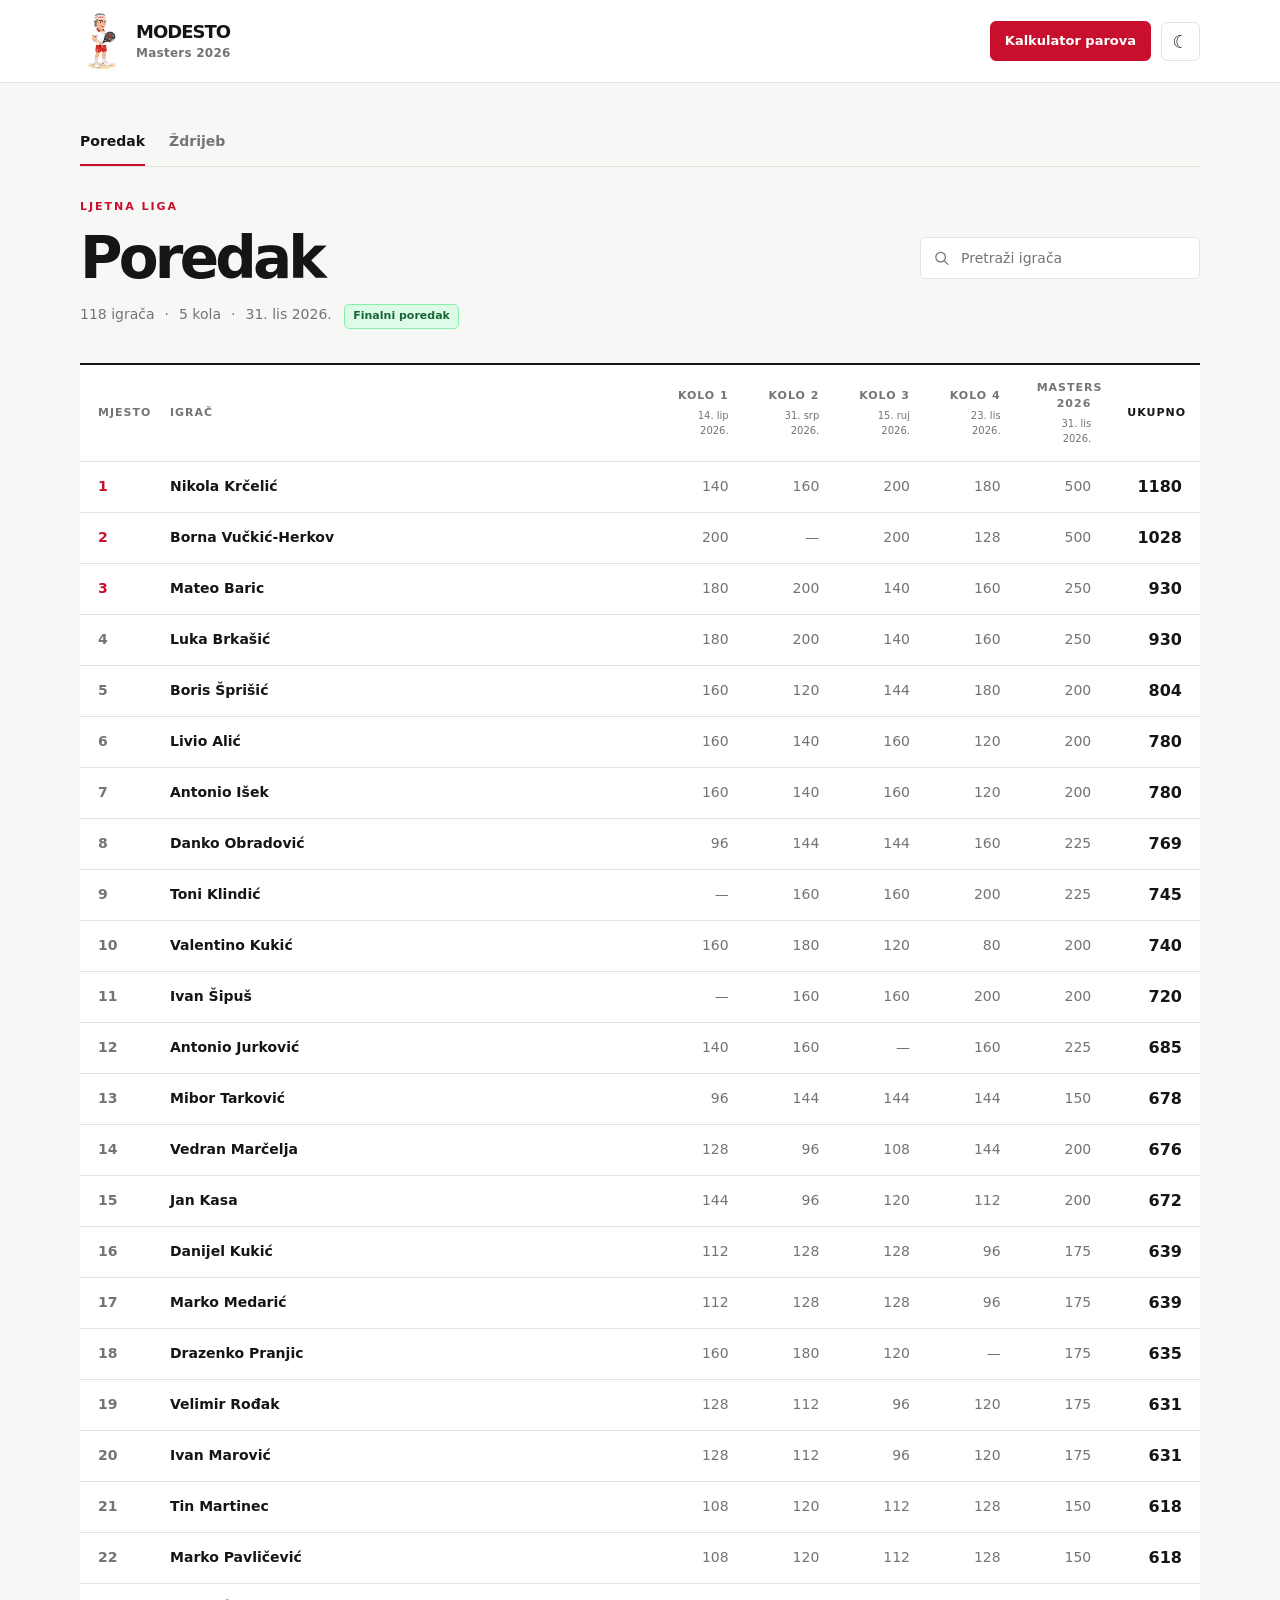
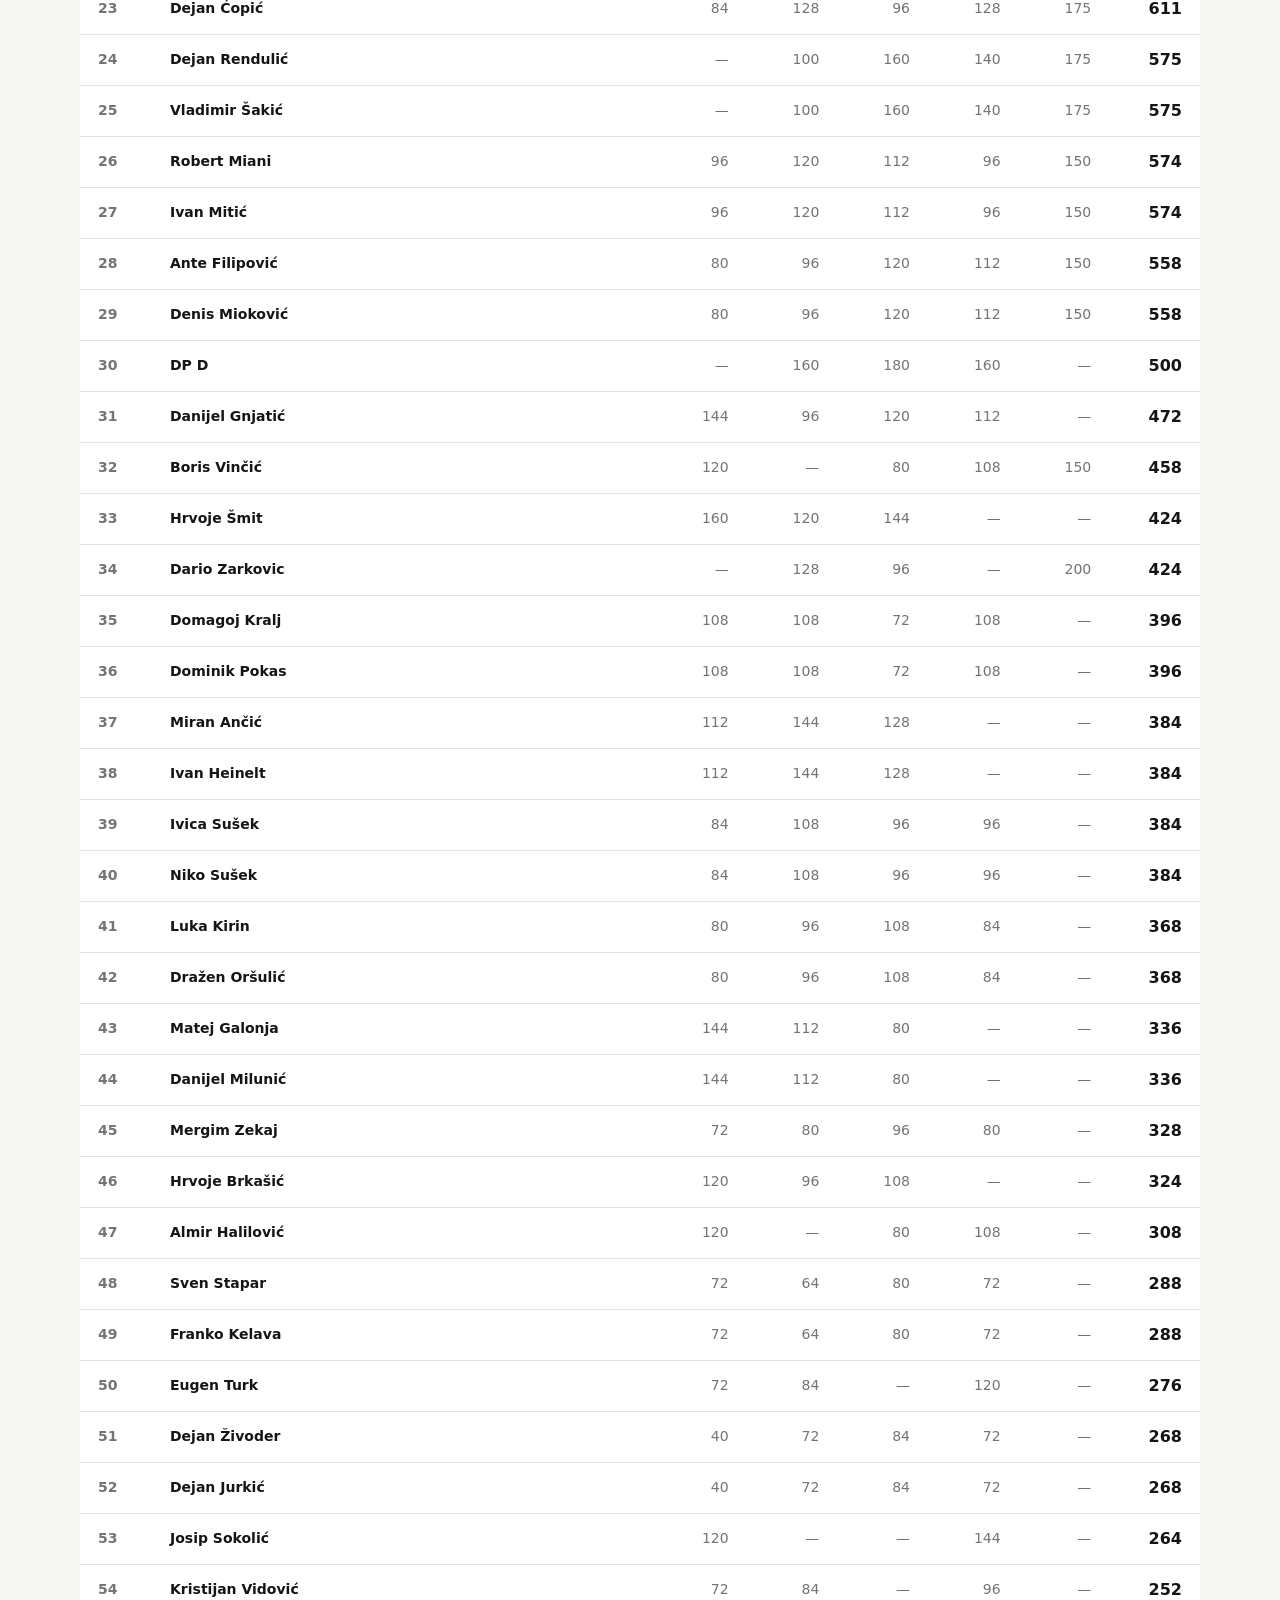
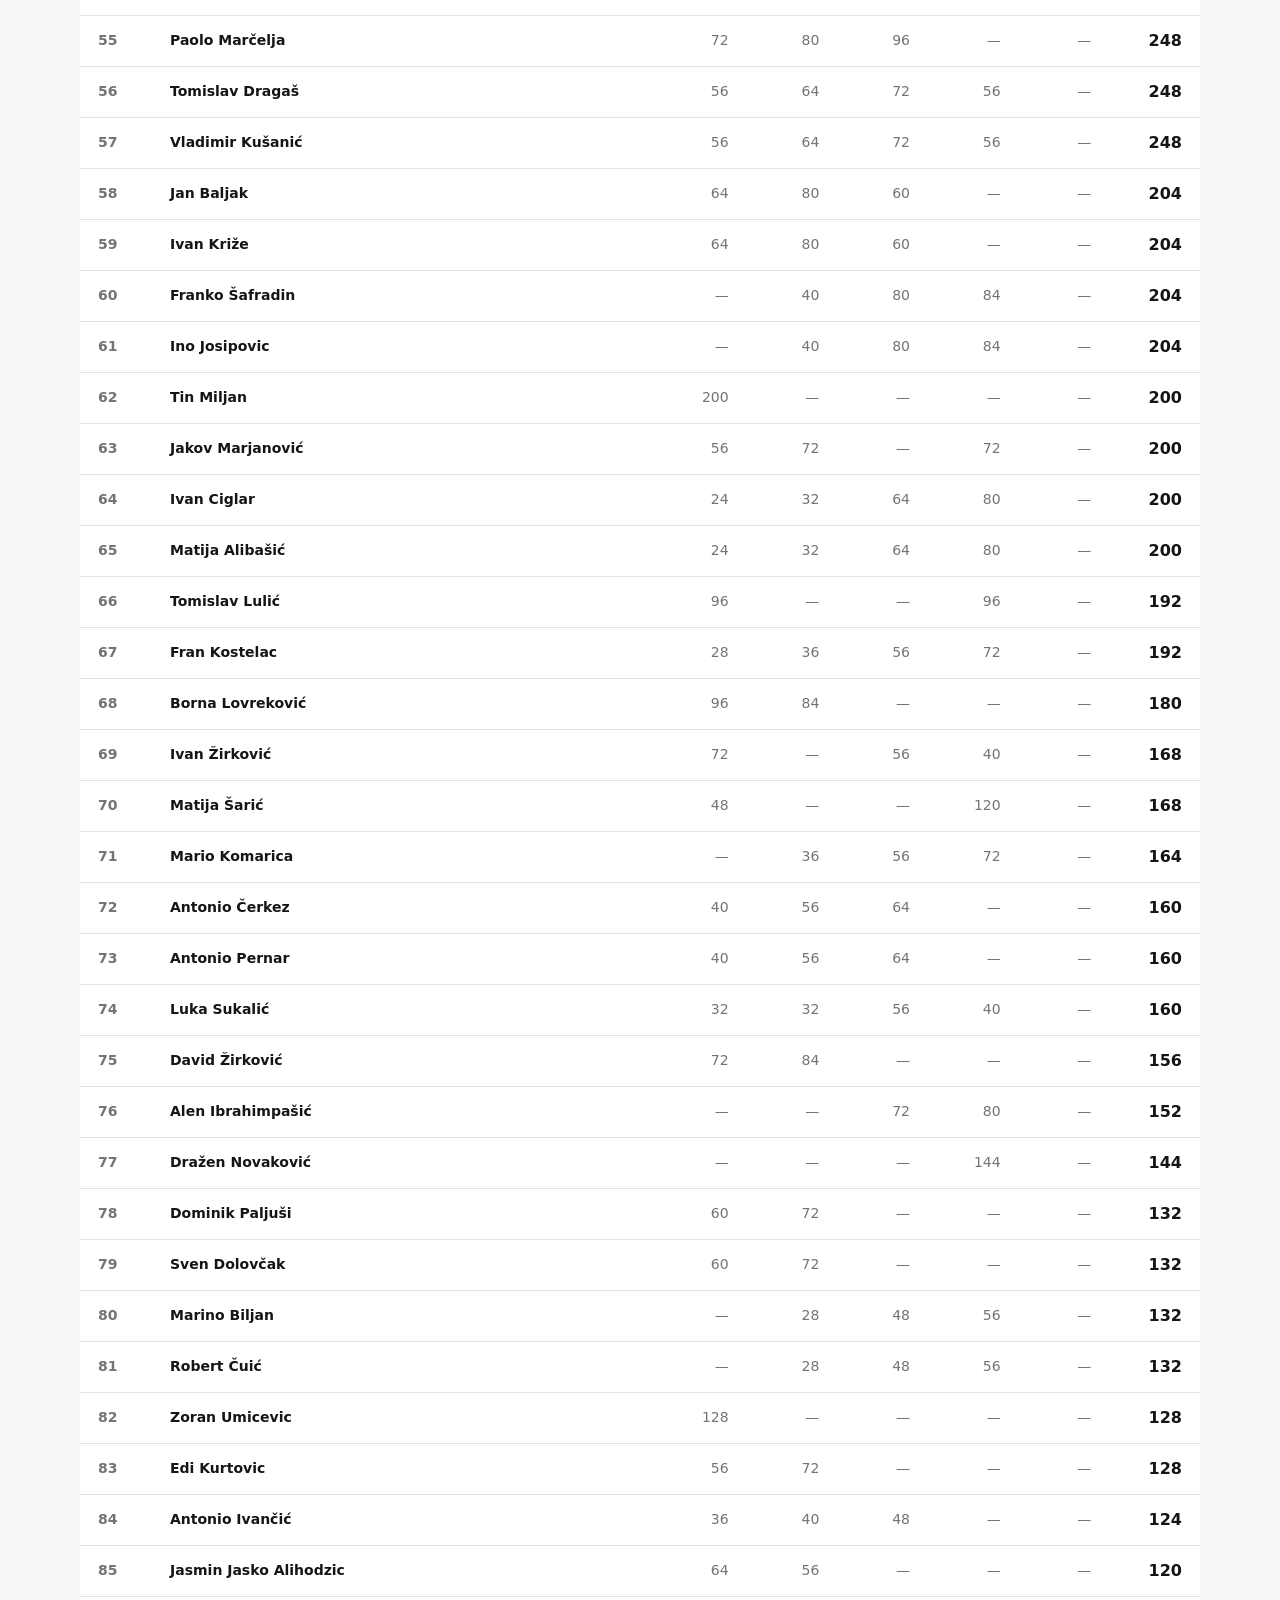
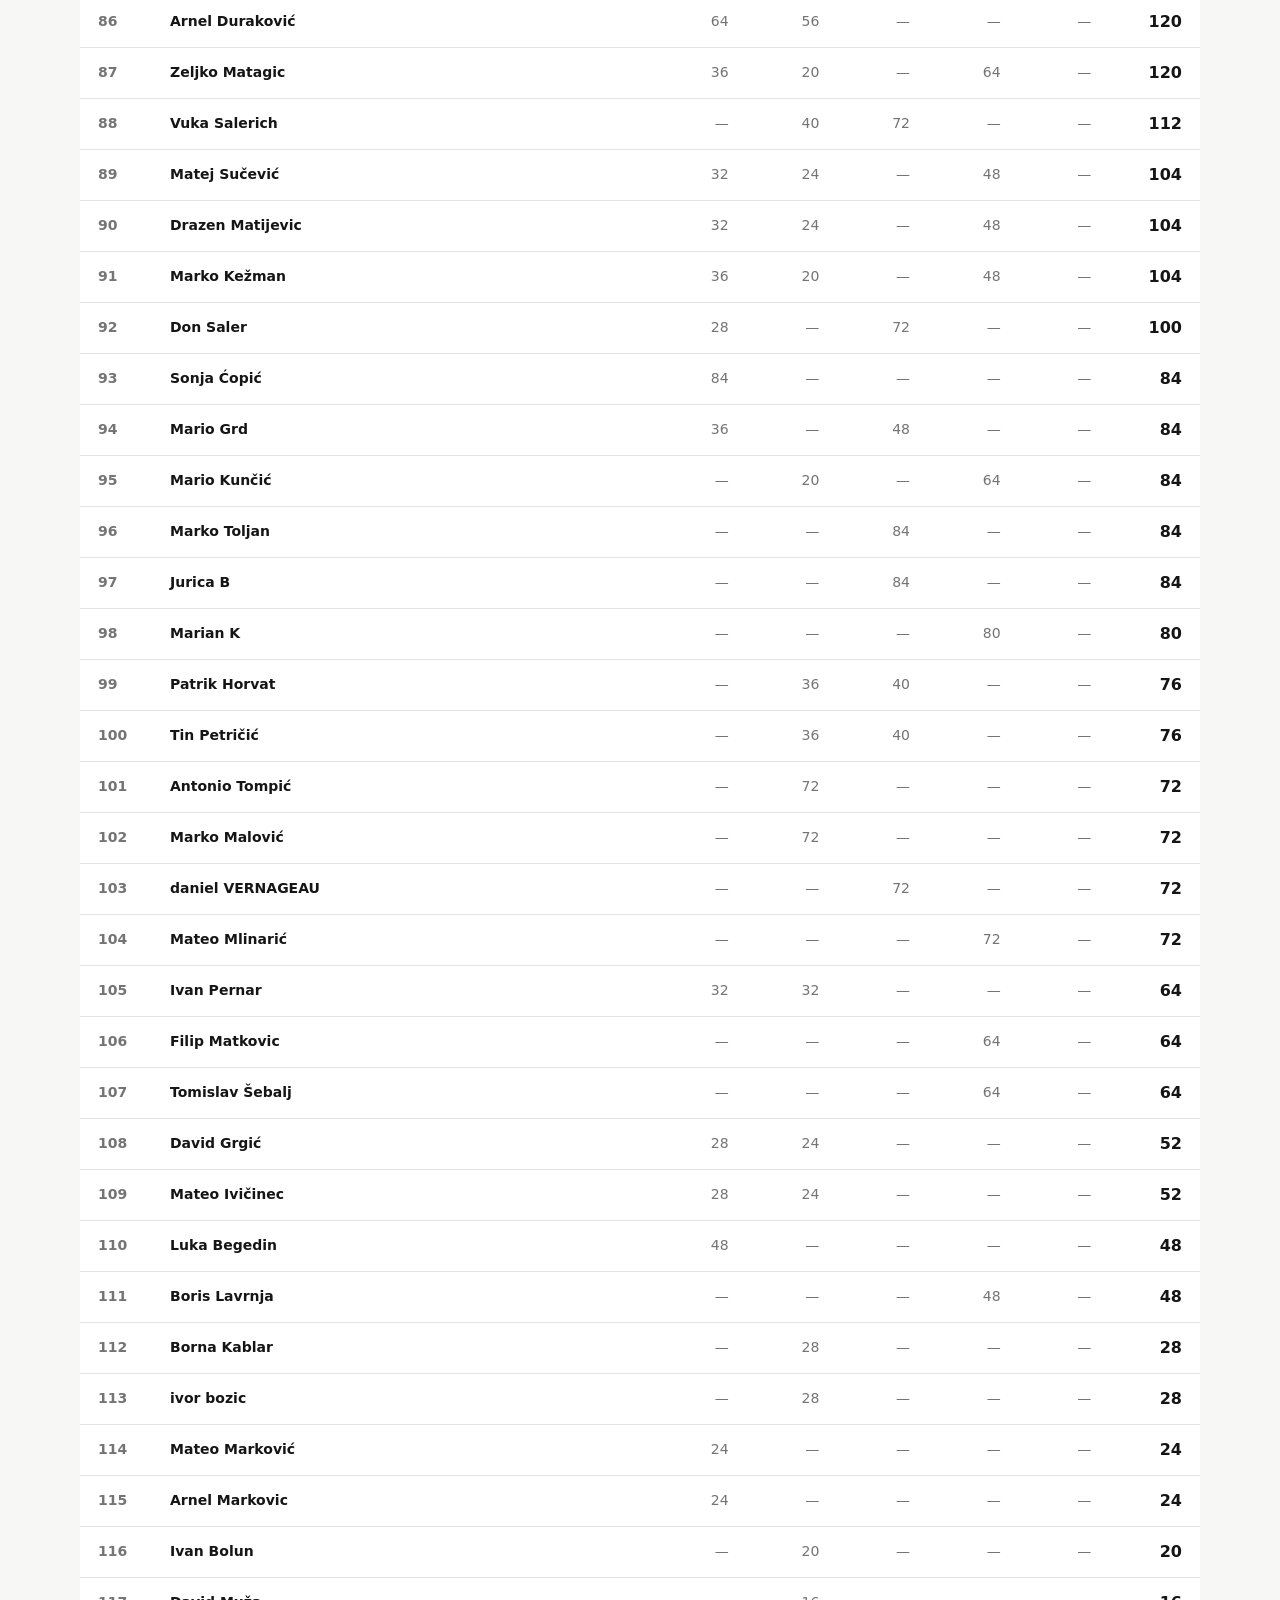
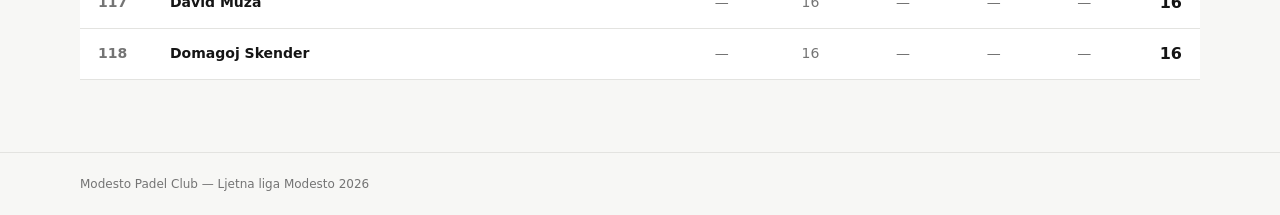
<file: index.html>
<!DOCTYPE html>
<html lang="hr">
<head>
    <meta charset="UTF-8">
    <meta name="viewport" content="width=device-width, initial-scale=1.0">
    <title>Poredak | Modesto</title>
    <link rel="stylesheet" href="styles.css?v=final-20261101">
</head>
<body>

<header class="site-header">
    <div class="header-inner">
        <div class="brand" aria-label="Modesto">
            <img src="modesto_logo_transparent.png" alt="" class="logo">
            <div class="brand-copy">
                <span class="brand-name">Modesto</span>
                <span class="brand-season" id="brandSeason"></span>
            </div>
        </div>
        <div class="header-actions">
            <button class="action-button primary" type="button" onclick="toggleCalc()" disabled>Kalkulator parova</button>
            <button class="theme-toggle" id="themeBtn" type="button" onclick="toggleTheme()" aria-label="Uključi tamni način" title="Promijeni temu">☾</button>
        </div>
    </div>
</header>

<main>
    <nav class="page-tabs" aria-label="Natjecanje"><a href="index.html" aria-current="page">Poredak</a><a href="bracket.html">Ždrijeb</a></nav>
    <div class="standings-heading">
        <p class="eyebrow" id="competitionLabel"></p>
        <h1>Poredak</h1>
        <p class="competition-meta"><span id="playerCount"></span><span id="roundCount"></span><span id="lastUpdated"></span> <button id="standingsStatus" class="standings-status" type="button" hidden aria-describedby="standingsStatusTip"><span id="standingsStatusLabel">Finalni poredak</span><span id="standingsStatusTip" class="status-tooltip" role="tooltip"></span></button></p>

        <div class="search-field">
            <svg width="17" height="17" viewBox="0 0 24 24" fill="none" aria-hidden="true"><circle cx="10.8" cy="10.8" r="6.8" stroke="currentColor" stroke-width="1.8"/><path d="m16 16 5 5" stroke="currentColor" stroke-width="1.8" stroke-linecap="round"/></svg>
            <label for="playerSearch" class="sr-only">Pretraži igrača</label>
            <input id="playerSearch" type="search" placeholder="Pretraži igrača" autocomplete="off" disabled>
        </div>
    </div>
    <section class="standings-section" aria-label="Poredak igrača">
    <div class="table-wrap">
        <table aria-label="Poredak igrača" hidden>
            <thead><tr id="tableHead"></tr></thead>
            <tbody id="tableBody"></tbody>
        </table>
        <p class="empty-state" id="loadingState" role="status">Učitavanje poretka...</p>
        <p class="empty-state" id="loadError" role="alert" hidden>Podaci o poretku nisu dostupni.</p>
        <p class="empty-state" id="emptyState" hidden>Nema igrača za taj upit.</p>
    </div>
    </section>
</main>

<dialog class="calculator" id="calculatorDialog" aria-labelledby="calculatorTitle">
    <div class="calc-inner">
        <div class="calc-header">
            <div><p class="calc-kicker" id="calculatorCompetition"></p><h2 class="calc-title" id="calculatorTitle">Kalkulator parova</h2></div>
            <button type="button" class="close-button" onclick="closeCalc()" aria-label="Zatvori kalkulator">×</button>
        </div>
        <div class="calc-selects">
            <div class="select-wrap">
                <label for="search1">Igrač 1</label>
                <div class="input-wrap">
                    <input type="text" id="search1" placeholder="Traži igrača..." autocomplete="off" role="combobox" aria-autocomplete="list" aria-controls="list1" aria-expanded="false"
                           oninput="filterList(1)" onfocus="openList(1)" onblur="closeList(1)">
                    <button class="clear-player" id="clear1" type="button" onclick="clearPlayer(1)" aria-label="Očisti igrača 1" hidden>×</button>
                </div>
                <div class="dropdown-list" id="list1" role="listbox"></div>
            </div>
            <span class="plus-sign" aria-hidden="true">+</span>
            <div class="select-wrap">
                <label for="search2">Igrač 2</label>
                <div class="input-wrap">
                    <input type="text" id="search2" placeholder="Traži igrača..." autocomplete="off" role="combobox" aria-autocomplete="list" aria-controls="list2" aria-expanded="false"
                           oninput="filterList(2)" onfocus="openList(2)" onblur="closeList(2)">
                    <button class="clear-player" id="clear2" type="button" onclick="clearPlayer(2)" aria-label="Očisti igrača 2" hidden>×</button>
                </div>
                <div class="dropdown-list" id="list2" role="listbox"></div>
            </div>
        </div>
        <p class="calc-error" id="calcError" role="alert" hidden>Odaberite dva različita igrača.</p>
        <div class="calc-result" id="calcResult" aria-live="polite">
            <div class="result-names" id="resultNames"></div>
            <div class="result-total" id="resultTotal"></div>
            <div class="result-breakdown" id="resultBreakdown"></div>
            <div class="pair-forecast">
                <div class="forecast-header"><span>Okvirni plasman</span><strong id="forecastRank"></strong></div>
                <div class="forecast-grid">
                    <div class="forecast-target">
                        <span>Među prvih 16</span>
                        <strong id="top16Target"></strong>
                        <small id="top16Chance"></small>
                    </div>
                    <div class="forecast-target">
                        <span>Među prvih 8</span>
                        <strong id="top8Target"></strong>
                        <small id="top8Chance"></small>
                    </div>
                </div>
                <p class="forecast-note">Prikazani bodovi su procijenjeni minimumi iz 1 000 nasumičnih rasporeda preostalih igrača. Stvarni parovi i izjednačenja mogu promijeniti prag.</p>
            </div>
        </div>
    </div>
</dialog>

<footer><div class="footer-inner" id="footerText"></div></footer>

<script src="app.js?v=final-20261101"></script>

</body>
</html>
</file>
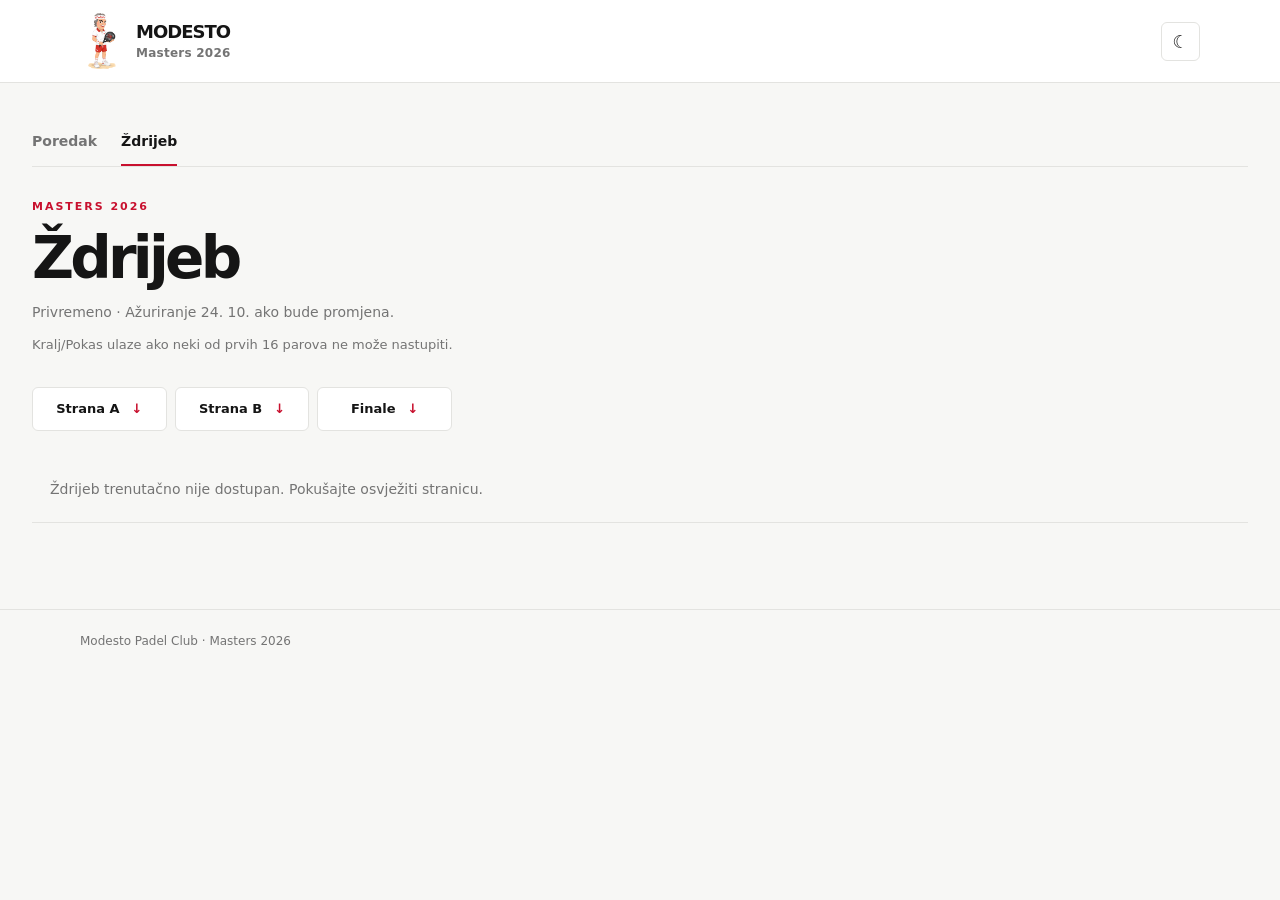
<file: bracket.html>
<!DOCTYPE html>
<html lang="hr">
<head>
    <meta charset="UTF-8">
    <meta name="viewport" content="width=device-width, initial-scale=1.0">
    <title>Ždrijeb | Modesto Masters 2026</title>
    <link rel="stylesheet" href="styles.css?v=bracket-live-2">
    <script src="bracket.js?v=courts-20261029" defer></script>
</head>
<body>
<header class="site-header">
    <div class="header-inner">
        <a class="brand brand-link" href="index.html" aria-label="Modesto Masters 2026 — poredak">
            <img src="modesto_logo_transparent.png" alt="" class="logo">
            <div class="brand-copy"><span class="brand-name">Modesto</span><span class="brand-season">Masters 2026</span></div>
        </a>
        <button class="theme-toggle" id="themeBtn" type="button" aria-label="Promijeni temu">☾</button>
    </div>
</header>
<main class="bracket-main">
    <nav class="page-tabs" aria-label="Natjecanje"><a href="index.html">Poredak</a><a href="bracket.html" aria-current="page">Ždrijeb</a></nav>
    <p class="eyebrow">Masters 2026</p>
    <h1>Ždrijeb</h1>
    <p class="bracket-notice">Privremeno · Ažuriranje 24. 10. ako bude promjena.</p>
    <p class="bracket-reserve">Kralj/Pokas ulaze ako neki od prvih 16 parova ne može nastupiti.</p>
    <nav class="bracket-jumps" aria-label="Skoči na dio ždrijeba">
        <a href="#side-a">Strana A <span aria-hidden="true">↓</span></a>
        <a href="#side-b">Strana B <span aria-hidden="true">↓</span></a>
        <a href="#bracket-final">Finale <span aria-hidden="true">↓</span></a>
    </nav>
    <p id="bracketLoading" class="empty-state" role="status">Učitavanje ždrijeba…</p>
    <p id="bracketError" class="empty-state" role="alert" hidden>Ždrijeb trenutačno nije dostupan.</p>
    <div class="tournament-bracket" id="tournamentBracket" hidden>
        <section class="bracket-side side-a" id="side-a" aria-labelledby="sideATitle" tabindex="-1">
            <header class="bracket-side-heading"><h2 id="sideATitle">Strana A</h2><span>→ Finale</span></header>
            <div class="side-scroll" role="region" aria-label="Kola strane A — pomaknite vodoravno" tabindex="0"><div class="side-rounds" id="sideARounds"></div></div>
            <a class="side-final-link" href="#bracket-final">Pobjednik strane A → Finale</a>
        </section>
        <section class="bracket-side side-b" id="side-b" aria-labelledby="sideBTitle" tabindex="-1">
            <header class="bracket-side-heading"><h2 id="sideBTitle">Strana B</h2><span>→ Finale</span></header>
            <div class="side-scroll" role="region" aria-label="Kola strane B — pomaknite vodoravno" tabindex="0"><div class="side-rounds" id="sideBRounds"></div></div>
            <a class="side-final-link" href="#bracket-final">Pobjednik strane B → Finale</a>
        </section>
        <section class="bracket-final" id="bracket-final" aria-labelledby="finalTitle" tabindex="-1">
            <p class="eyebrow">Strana A × Strana B</p><h2 id="finalTitle">Finale</h2>
            <div class="bracket-match final-match" data-match="F-1" aria-label="Finale: pobjednik strane A protiv pobjednika strane B">
                <div class="bracket-entry"><span class="entry-name">Pobjednik strane A</span></div>
                <div class="bracket-entry"><span class="entry-name">Pobjednik strane B</span></div>
            </div>
        </section>
    </div>
</main>
<footer><div class="footer-inner">Modesto Padel Club · Masters 2026</div></footer>
</body>
</html>
</file>
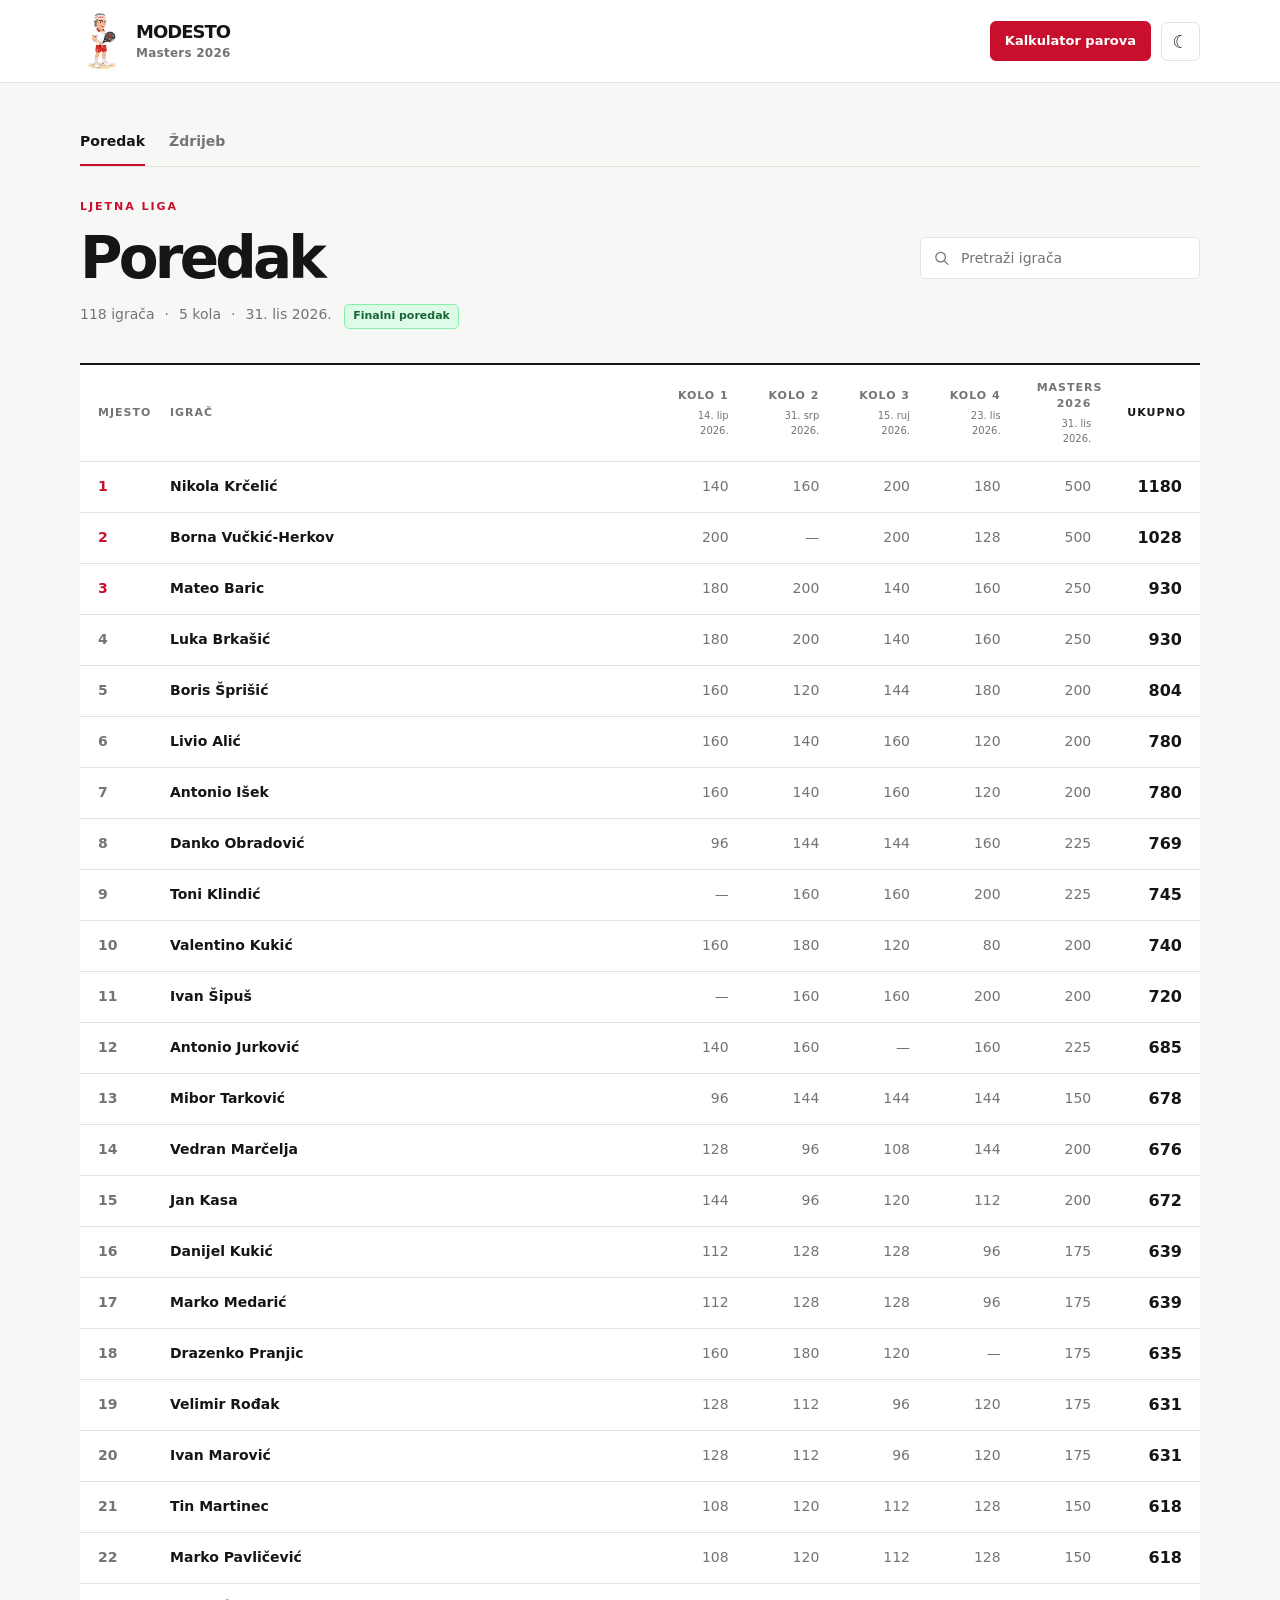
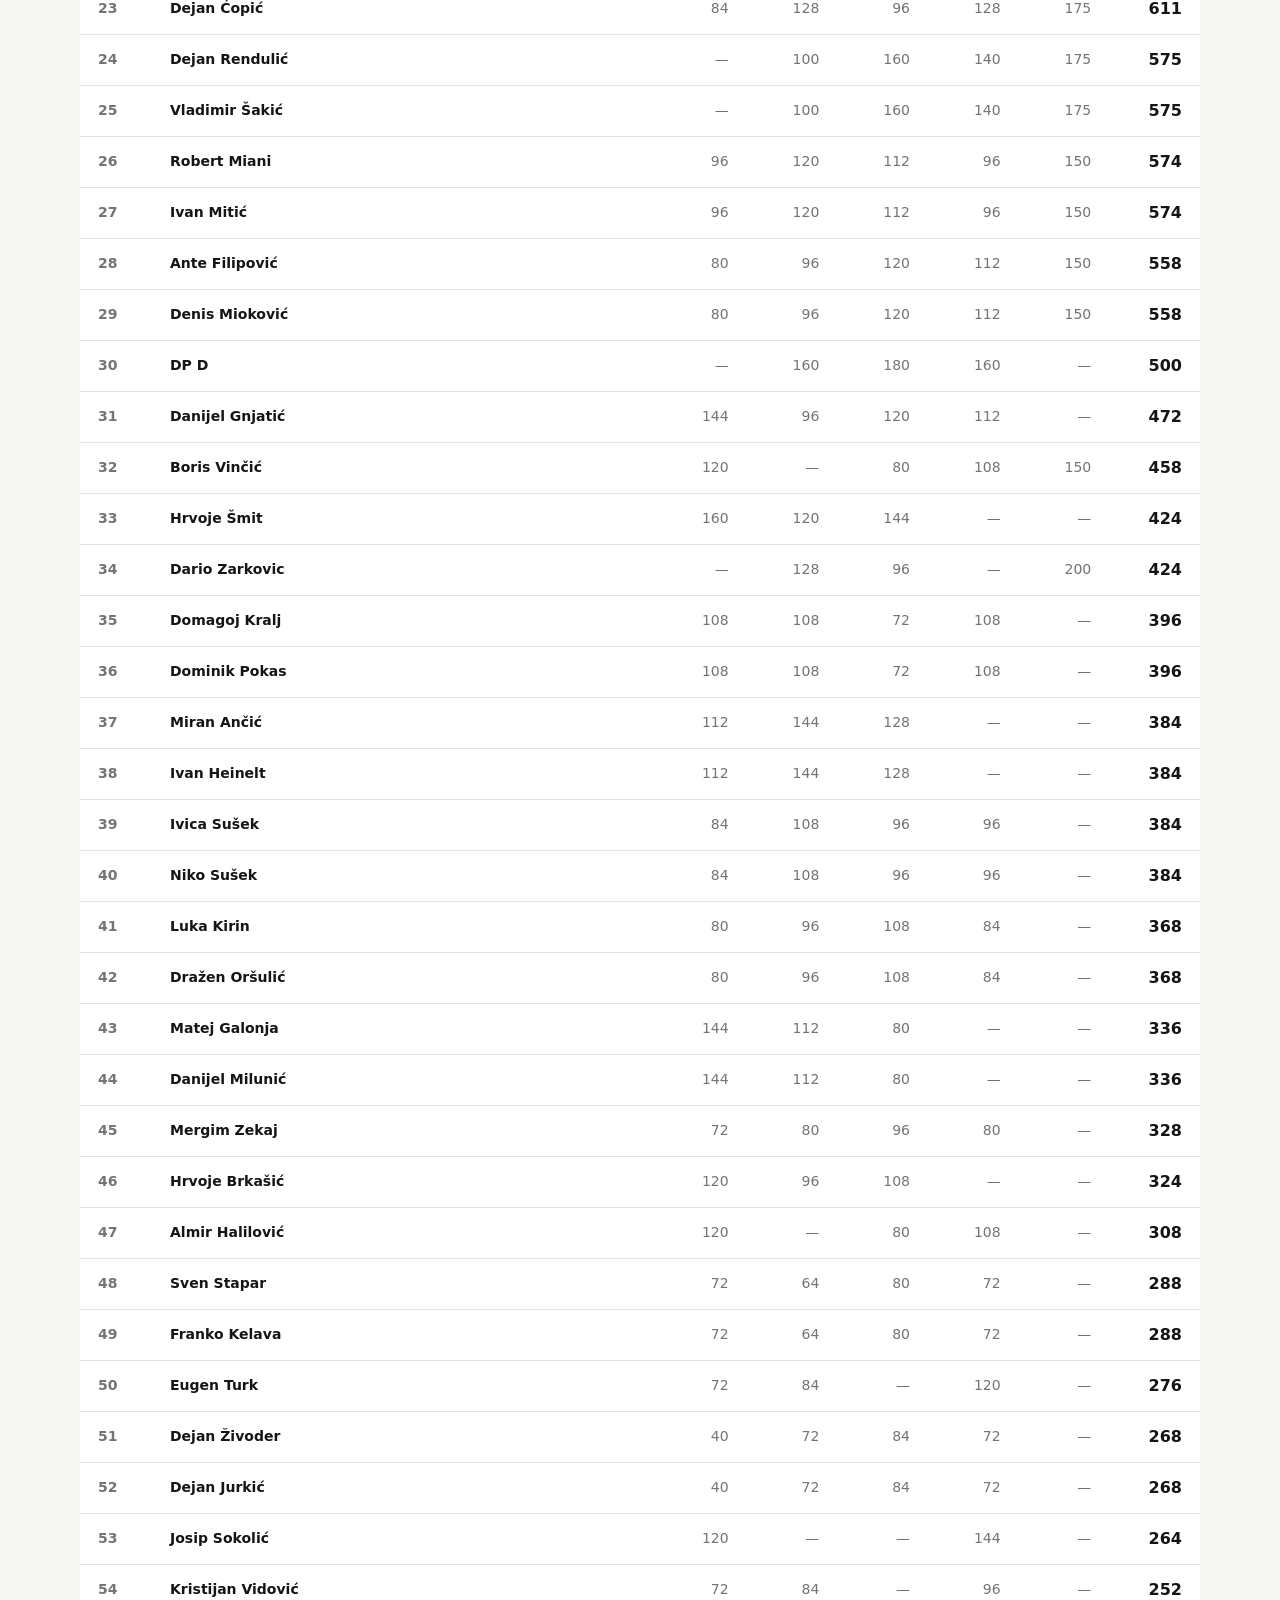
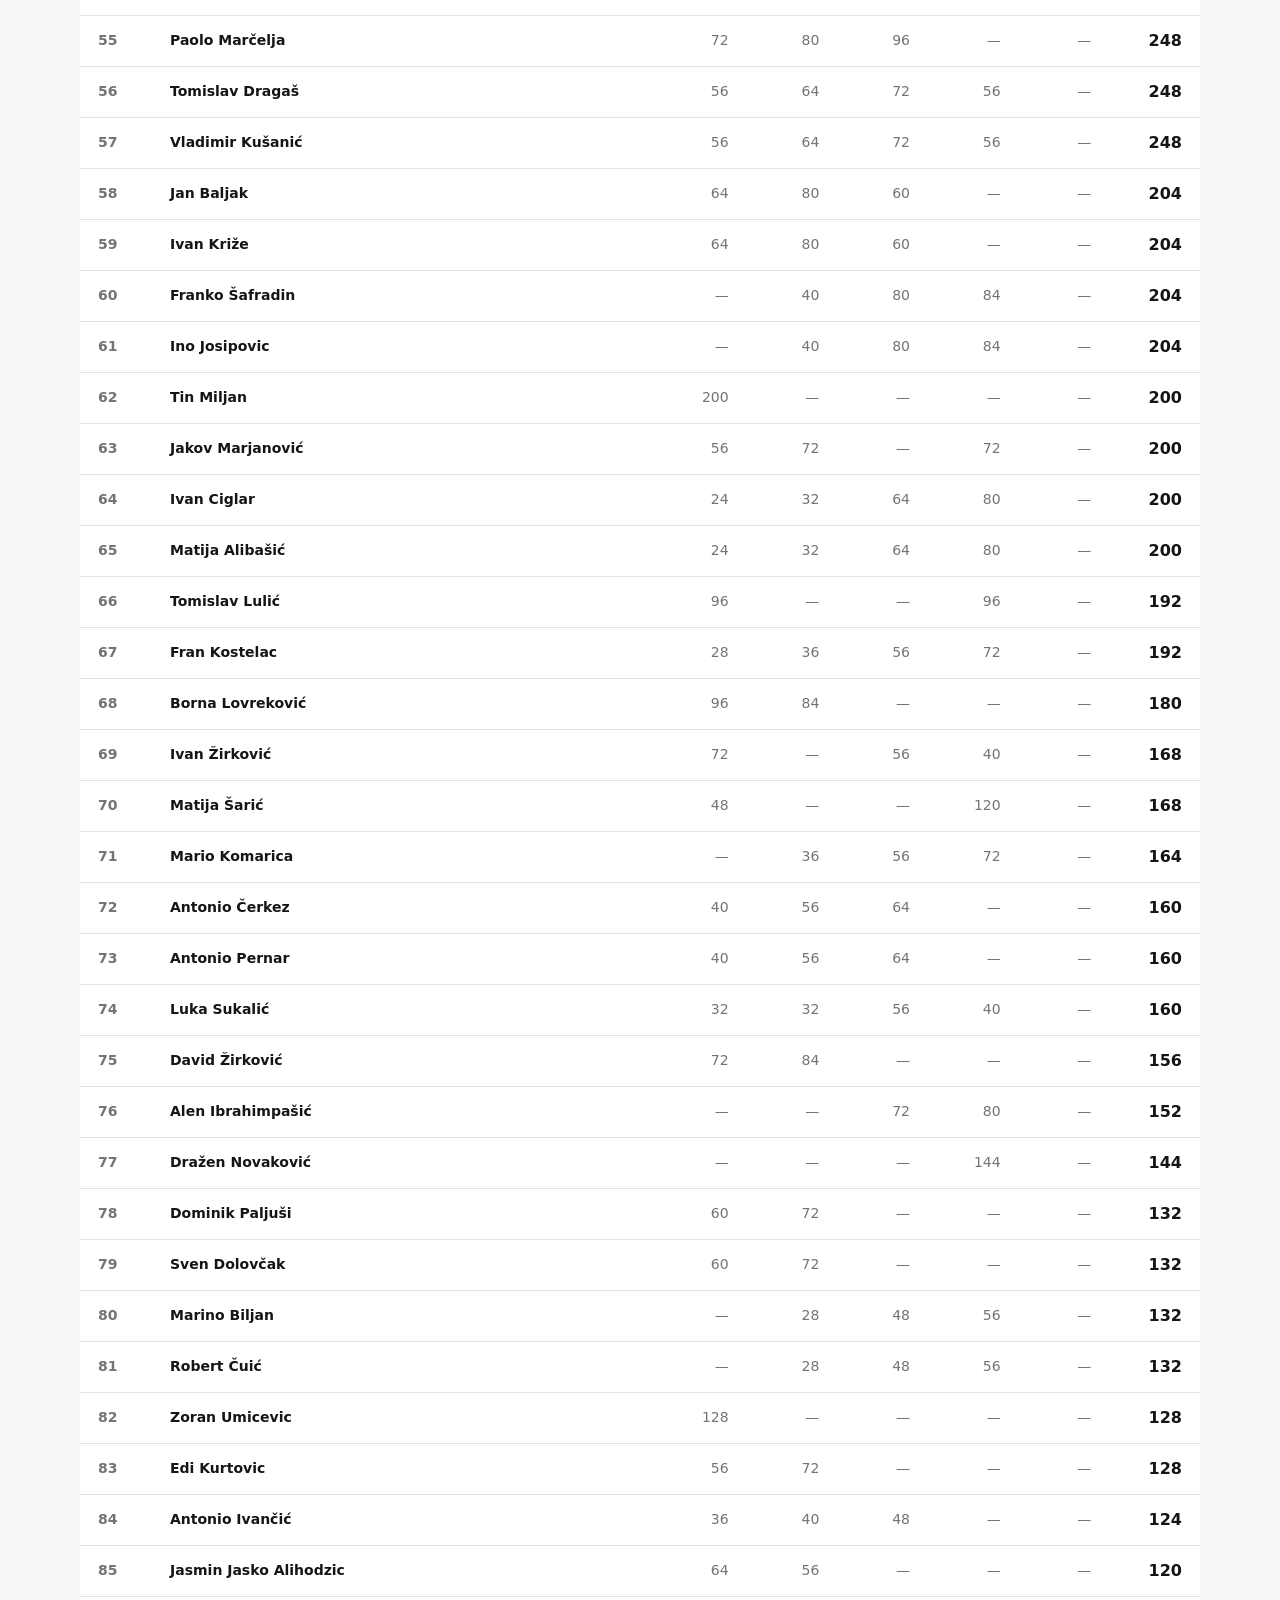
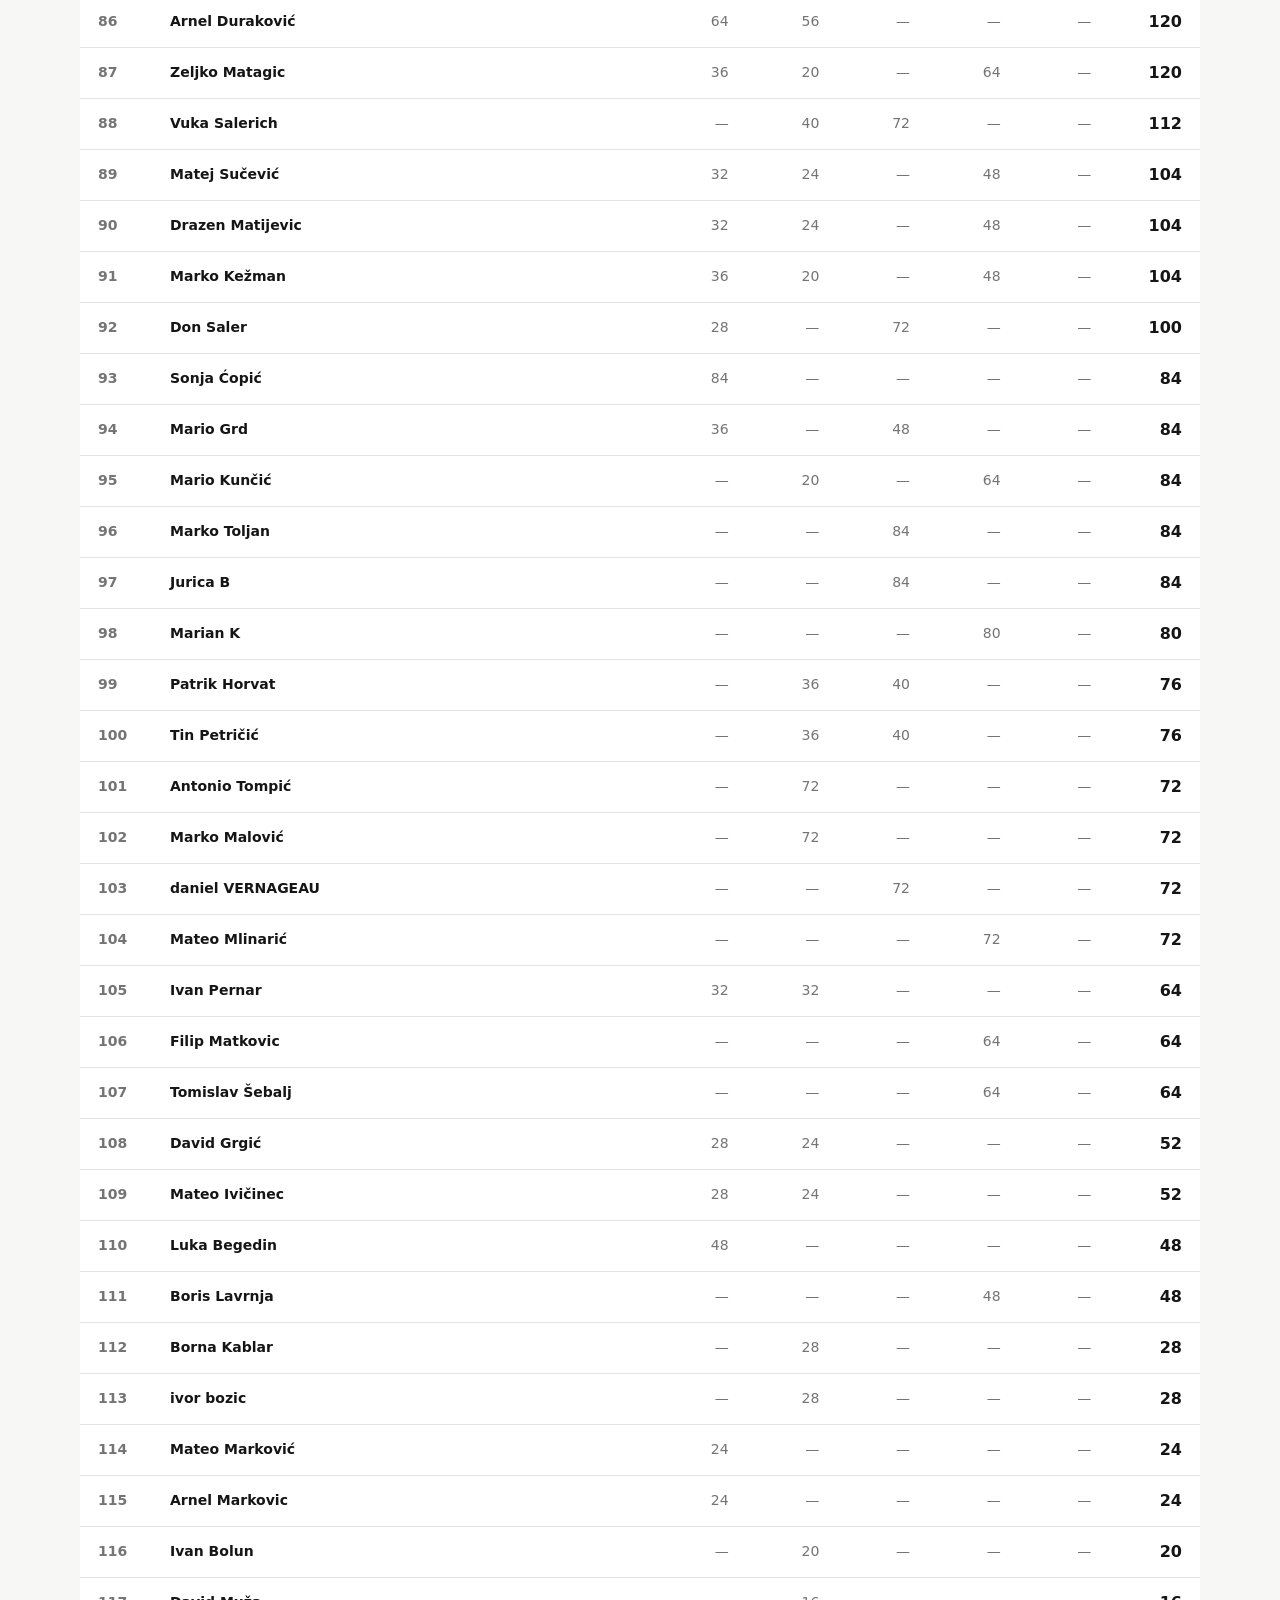
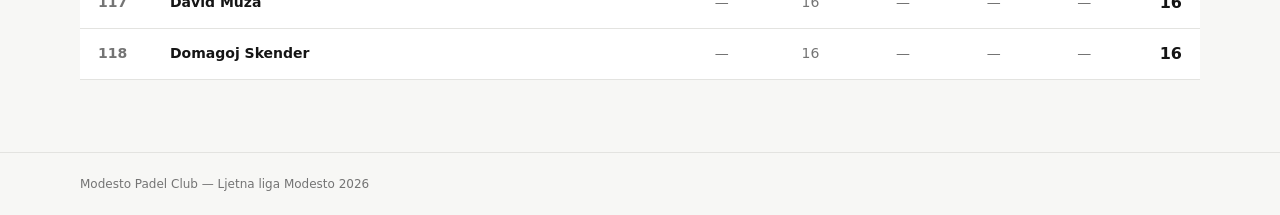
<file: rankings.html>
<!DOCTYPE html>
<html lang="hr">
<head>
    <meta charset="UTF-8">
    <meta name="viewport" content="width=device-width, initial-scale=1.0">
    <meta http-equiv="refresh" content="0; url=index.html">
    <title>Poredak | Modesto Masters 2026</title>
    <script>location.replace('index.html' + location.search + location.hash);</script>
</head>
<body><a href="index.html">Poredak</a></body>
</html>
</file>
<file: styles.css>
:root {
  color-scheme: light;
  --background: #f7f7f5;
  --surface: #fff;
  --text: #151515;
  --muted: #747474;
  --border: #e3e3e0;
  --accent: #c8102e;
  --accent-soft: #f9ecef;
  --hover: #f5f5f2;
  --focus: #c8102e;
}

[data-theme="dark"] {
  color-scheme: dark;
  --background: #101010;
  --surface: #171717;
  --text: #f5f5f5;
  --muted: #a4a4a4;
  --border: #303030;
  --accent: #f04a64;
  --accent-soft: #301a20;
  --hover: #222;
  --focus: #f04a64;
}

* { box-sizing: border-box; }
[hidden] { display: none !important; }
.sr-only { position: absolute; width: 1px; height: 1px; padding: 0; margin: -1px; overflow: hidden; clip: rect(0, 0, 0, 0); white-space: nowrap; border: 0; }
html { scroll-behavior: smooth; }
body {
  margin: 0;
  min-width: 0;
  background: var(--background);
  color: var(--text);
  font: 400 16px/1.5 Inter, ui-sans-serif, system-ui, -apple-system, BlinkMacSystemFont, "Segoe UI", sans-serif;
}
button, input { font: inherit; }
button { cursor: pointer; }
button:focus-visible, input:focus-visible, .dropdown-item:focus-visible {
  outline: 2px solid var(--focus);
  outline-offset: 3px;
}

.site-header {
  border-bottom: 1px solid var(--border);
  background: var(--surface);
}
.header-inner, main, .footer-inner {
  width: min(100% - 64px, 1120px);
  margin-inline: auto;
}
.header-inner {
  min-height: 82px;
  display: flex;
  align-items: center;
  justify-content: space-between;
  gap: 20px;
}
.brand { display: flex; align-items: center; gap: 12px; min-width: 0; }
.logo { width: 44px; height: 56px; object-fit: contain; flex: none; }
.brand-copy { display: grid; line-height: 1.12; }
.brand-name { font-size: 18px; font-weight: 850; letter-spacing: -.055em; text-transform: uppercase; }
.brand-season { margin-top: 5px; color: var(--muted); font-size: 12px; font-weight: 600; letter-spacing: .02em; }
.header-actions { display: flex; align-items: center; gap: 10px; }
.action-button, .theme-toggle, .close-button {
  border: 1px solid var(--border);
  background: var(--surface);
  color: var(--text);
  transition: background .16s, border-color .16s;
}
.action-button:hover, .theme-toggle:hover, .close-button:hover { background: var(--hover); border-color: var(--muted); }
.action-button { border-radius: 6px; padding: 9px 14px; font-size: 13px; font-weight: 700; white-space: nowrap; }
.action-button.primary { background: var(--accent); border-color: var(--accent); color: #fff; }
.action-button.primary:hover { filter: brightness(.88); }
.action-button:disabled { opacity: .55; cursor: not-allowed; }
.theme-toggle { width: 39px; height: 39px; display: inline-grid; place-items: center; border-radius: 6px; font-size: 18px; }

main { padding: 48px 0 72px; }
.eyebrow { margin: 0 0 12px; color: var(--accent); font-size: 11px; font-weight: 800; letter-spacing: .18em; text-transform: uppercase; }
h1 { margin: 0; font-size: clamp(38px, 5vw, 58px); line-height: 1.05; font-weight: 800; letter-spacing: -.065em; }
.competition-meta { margin: 16px 0 0; color: var(--muted); font-size: 14px; }
.competition-meta span + span::before { content: "·"; padding: 0 10px; color: var(--muted); }
.standings-status { position: relative; margin-left: 8px; padding: 3px 8px; border: 1px solid var(--border); border-radius: 5px; background: var(--accent-soft); color: var(--accent); font-size: 11px; font-weight: 700; cursor: help; }
.standings-status:focus-visible { outline: 2px solid var(--focus); outline-offset: 3px; }
.standings-status.is-final { background: #dcfce7; color: #166534; border-color: #86efac; }
.status-tooltip { display: none; position: absolute; top: calc(100% + 8px); right: 0; z-index: 3; width: min(260px, 75vw); padding: 10px 12px; border: 1px solid var(--border); border-radius: 6px; background: var(--surface); color: var(--text); box-shadow: 0 4px 16px #0002; text-align: left; font-size: 12px; font-weight: 400; }
.standings-status:hover .status-tooltip, .standings-status:focus .status-tooltip { display: block; }
.standings-status .status-tooltip::before { content: none; }
.provisional-label { color: var(--accent); }
.standings-section { margin-top: 34px; }
.standings-heading { display: grid; grid-template-columns: minmax(0, 1fr) 280px; column-gap: 24px; }
.standings-heading > .eyebrow, .standings-heading > h1, .standings-heading > .competition-meta { grid-column: 1; }
.standings-heading > .search-field { grid-column: 2; grid-row: 2; align-self: center; }
.search-field { position: relative; width: min(100%, 280px); }
.search-field svg { position: absolute; left: 13px; top: 50%; transform: translateY(-50%); color: var(--muted); pointer-events: none; }
.search-field input {
  width: 100%; height: 42px; padding: 0 12px 0 40px;
  border: 1px solid var(--border); border-radius: 6px;
  background: var(--surface); color: var(--text); font-size: 14px;
}
.search-field input::placeholder { color: var(--muted); }

.table-wrap { background: var(--surface); border-top: 2px solid var(--text); }
table { border-collapse: collapse; width: 100%; table-layout: fixed; font-variant-numeric: tabular-nums; }
thead { position: sticky; top: 0; z-index: 1; background: var(--surface); }
thead th {
  padding: 15px 18px; border-bottom: 1px solid var(--border);
  color: var(--muted); font-size: 11px; font-weight: 750;
  letter-spacing: .09em; text-align: right; text-transform: uppercase;
}
thead th:first-child { width: 72px; text-align: left; }
thead th:nth-child(2) { width: 45%; text-align: left; }
thead th:last-child { color: var(--text); }
thead th small { display: block; margin-top: 3px; font-size: 10px; font-weight: 500; letter-spacing: 0; text-transform: none; }
tbody tr { border-bottom: 1px solid var(--border); transition: background .16s; }
tbody tr:hover { background: var(--hover); }
tbody tr.highlighted { background: var(--accent-soft); }
td { padding: 13px 18px; text-align: right; color: var(--muted); font-size: 14px; }
td.rang { text-align: left; color: var(--muted); font-weight: 700; }
tr.top3 td.rang { color: var(--accent); }
td.name { color: var(--text); text-align: left; font-size: 14px; font-weight: 650; overflow-wrap: anywhere; }
td.total { color: var(--text); font-size: 16px; font-weight: 800; }
.mobile-rounds { display: none; }
.empty-state { padding: 22px 18px; color: var(--muted); font-size: 14px; border-bottom: 1px solid var(--border); }

.calculator { width: min(100% - 32px, 680px); height: min(580px, calc(100dvh - 48px)); max-height: none; padding: 0; overflow: visible; border: 1px solid var(--border); border-radius: 10px; background: var(--surface); color: var(--text); box-shadow: 0 18px 60px #0003; }
.calculator:has(.calc-result.visible) { overflow-y: auto; }
.calculator:has(.dropdown-list.open) { overflow: visible; }
.calculator::backdrop { background: #0009; }
.calc-inner { padding: 28px; }
.calc-header { display: flex; align-items: start; justify-content: space-between; gap: 20px; margin-bottom: 23px; }
.calc-kicker { margin: 0 0 5px; color: var(--accent); font-size: 11px; font-weight: 800; letter-spacing: .14em; text-transform: uppercase; }
.calc-title { margin: 0; font-size: 25px; letter-spacing: -.04em; line-height: 1.2; }
.close-button { width: 34px; height: 34px; border-radius: 6px; font-size: 23px; line-height: 1; }
.calc-selects { display: flex; align-items: end; gap: 12px; }
.select-wrap { position: relative; flex: 1; min-width: 0; }
.input-wrap { position: relative; }
.select-wrap label { display: block; margin-bottom: 7px; color: var(--muted); font-size: 12px; font-weight: 700; }
.select-wrap input { width: 100%; height: 44px; padding: 0 44px 0 12px; border: 1px solid var(--border); border-radius: 6px; background: var(--background); color: var(--text); font-size: 14px; }
.select-wrap input.selected { border-color: var(--accent); }
.clear-player { position: absolute; right: 6px; bottom: 6px; z-index: 1; display: grid; place-items: center; width: 32px; height: 32px; padding: 0; border: 0; border-radius: 4px; background: transparent; color: var(--muted); font-size: 21px; line-height: 1; }
.clear-player:hover { background: var(--hover); color: var(--text); }
.plus-sign { padding-bottom: 8px; color: var(--muted); font-size: 19px; }
.dropdown-list { display: none; position: absolute; top: calc(100% + 4px); left: 0; right: 0; z-index: 2; max-height: min(210px, 30dvh); overflow-y: auto; background: var(--surface); border: 1px solid var(--border); border-radius: 6px; box-shadow: 0 12px 30px #0002; }
.dropdown-list.open { display: block; }
.dropdown-item { padding: 9px 11px; font-size: 13px; cursor: pointer; }
.dropdown-item:hover, .dropdown-item.active { background: var(--accent-soft); }
.dropdown-item.no-results { color: var(--muted); cursor: default; }
.calc-error { margin: 14px 0 0; color: var(--accent); font-size: 13px; font-weight: 650; }
.calc-result { display: none; margin-top: 22px; padding-top: 18px; border-top: 1px solid var(--border); }
.calc-result.visible { display: block; }
.result-names { color: var(--muted); font-size: 13px; }
.result-total { margin-top: 4px; color: var(--accent); font-size: 36px; font-weight: 800; letter-spacing: -.05em; line-height: 1.1; font-variant-numeric: tabular-nums; }
.result-total span { margin-left: 8px; color: var(--muted); font-size: 13px; font-weight: 500; letter-spacing: 0; }
.result-breakdown { display: flex; flex-wrap: wrap; gap: 10px 22px; margin-top: 17px; font-variant-numeric: tabular-nums; }
.breakdown-item { font-size: 15px; font-weight: 750; }
.bk-label { margin-bottom: 2px; color: var(--muted); font-size: 11px; font-weight: 500; }
.pair-forecast { margin-top: 20px; padding-top: 17px; border-top: 1px solid var(--border); }
.forecast-header { display: flex; justify-content: space-between; align-items: baseline; gap: 12px; font-size: 13px; font-weight: 700; }
.forecast-header strong { color: var(--accent); font-size: 18px; font-variant-numeric: tabular-nums; }
.forecast-grid { display: grid; grid-template-columns: 1fr 1fr; gap: 20px; margin-top: 13px; }
.forecast-target { display: grid; gap: 2px; min-width: 0; }
.forecast-target + .forecast-target { padding-left: 20px; border-left: 1px solid var(--border); }
.forecast-target span { color: var(--muted); font-size: 11px; font-weight: 700; text-transform: uppercase; letter-spacing: .05em; }
.forecast-target strong { font-size: 15px; font-weight: 800; font-variant-numeric: tabular-nums; }
.forecast-target small { color: var(--muted); font-size: 11px; }
.forecast-note { margin: 16px 0 0; color: var(--muted); font-size: 11px; line-height: 1.45; }

footer { border-top: 1px solid var(--border); color: var(--muted); font-size: 12px; }
.footer-inner { padding: 22px 0; }

.brand-link { color: inherit; text-decoration: none; }
.page-tabs { display: flex; gap: 24px; margin-bottom: 32px; border-bottom: 1px solid var(--border); }
.page-tabs a { padding: 0 0 12px; color: var(--muted); text-decoration: none; font-size: 14px; font-weight: 700; border-bottom: 2px solid transparent; }
.page-tabs a[aria-current="page"] { color: var(--text); border-color: var(--accent); }
.page-tabs a:hover { color: var(--accent); }
a:focus-visible { outline: 2px solid var(--focus); outline-offset: 4px; }
.bracket-notice { margin: 14px 0 24px; color: var(--muted); font-size: 14px; }
.bracket-reserve { margin: -12px 0 20px; color: var(--muted); font-size: 13px; }
.bracket-jumps { display: flex; gap: 8px; position: sticky; top: 0; z-index: 4; padding: 12px 0; background: var(--background); }
.bracket-jumps a { flex: 1; min-height: 44px; display: flex; align-items: center; justify-content: center; gap: 12px; padding: 9px 12px; border: 1px solid var(--border); border-radius: 6px; background: var(--surface); color: var(--text); font-size: 13px; font-weight: 700; text-decoration: none; }
.bracket-jumps a:hover { border-color: var(--accent); color: var(--accent); }
.bracket-jumps span { color: var(--accent); }
.tournament-bracket { margin-top: 20px; }
.bracket-side, .bracket-final { scroll-margin-top: 85px; min-width: 0; }
.bracket-side { padding-bottom: 32px; }
.bracket-side + .bracket-side { margin-top: 24px; padding-top: 32px; border-top: 2px solid var(--text); }
.bracket-side-heading { display: flex; align-items: center; justify-content: space-between; gap: 12px; padding-bottom: 16px; border-bottom: 2px solid var(--text); }
.bracket-side-heading h2, .bracket-final h2 { margin: 0; font-size: 25px; font-weight: 800; letter-spacing: -.04em; }
.bracket-side-heading > span { color: var(--accent); font-size: 12px; font-weight: 700; }
.side-rounds { display: grid; gap: 24px; padding-top: 20px; }
.bracket-round { min-width: 0; display: grid; gap: 16px; }
.bracket-round h3 { margin: 0; color: var(--muted); font-size: 11px; font-weight: 750; letter-spacing: .1em; text-transform: uppercase; }
.bracket-match { position: relative; min-width: 0; border: 1px solid var(--border); border-radius: 6px; background: var(--surface); scroll-margin-top: 100px; }
.match-id { margin: 0; padding: 6px 12px; color: var(--muted); font-size: 10px; font-weight: 650; letter-spacing: .05em; border-bottom: 1px solid var(--border); scroll-margin-top: 100px; }
.bracket-entry { min-height: 56px; display: flex; align-items: center; gap: 10px; padding: 10px 12px; }
.bracket-entry + .bracket-entry { border-top: 1px solid var(--border); }
.entry-seed { flex: 0 0 20px; color: var(--accent); font-size: 12px; font-weight: 750; font-variant-numeric: tabular-nums; }
.entry-copy { min-width: 0; }
.entry-name { display: block; color: var(--text); font-size: 13px; font-weight: 650; line-height: 1.35; overflow-wrap: anywhere; }
.entry-score { display: block; margin-top: 5px; color: var(--text); font-size: 13px; line-height: 1.3; font-weight: 750; font-variant-numeric: tabular-nums; overflow-wrap: anywhere; }
.entry-source { color: var(--muted); font-size: 12px; text-decoration: none; }
.entry-source:hover { color: var(--accent); text-decoration: underline; }
.bracket-entry.is-winner { background: var(--accent-soft); }
.bracket-entry.is-winner .entry-name { color: var(--accent); }
.bracket-entry.is-winner .entry-name::after { content: ' ✓'; }
.match-time { display: block; font-variant-numeric: tabular-nums; letter-spacing: 0; white-space: nowrap; }
.bracket-round .match-id:has(.match-time), .final-match > .match-id:has(.match-time) { top: -34px; line-height: 13px; }
.final-match:has(.match-time) { margin-top: 38px; }
.final-match > .match-id { position: absolute; top: -18px; left: 0; right: 0; padding: 0; border: 0; text-align: center; font-size: 10px; }
.side-final-link { display: block; margin-top: 18px; color: var(--accent); font-size: 12px; font-weight: 700; text-decoration: none; }
.bracket-final { margin-top: 20px; padding: 32px 0 0; border-top: 2px solid var(--accent); }
.bracket-final .eyebrow { margin-bottom: 8px; }
.final-match { margin-top: 20px; border-color: var(--accent); }
.final-match .bracket-entry { min-height: 60px; }
.bracket-lines { display: none; }

@media (max-width: 1199px) {
  .bracket-main .page-tabs { margin-bottom: 24px; }
  .bracket-main .eyebrow { margin-bottom: 8px; }
  .tournament-bracket { margin-top: 12px; }
  .bracket-side { padding-bottom: 16px; }
  .bracket-side + .bracket-side { margin-top: 12px; padding-top: 24px; }
  .side-scroll { overflow-x: auto; overflow-y: hidden; overscroll-behavior-x: contain; scrollbar-color: var(--muted) var(--background); scrollbar-width: thin; }
  .side-scroll::before { content: 'Povucite za sljedeće kolo →'; display: block; position: sticky; left: 0; width: fit-content; margin: 12px 0 0; color: var(--muted); font-size: 11px; }
  .side-rounds { position: relative; display: block; width: 880px; height: 540px; padding-top: 0; margin-top: 14px; }
  .bracket-round { display: block; position: absolute; top: 0; bottom: 0; width: 25%; left: calc(var(--round) * 25%); }
  .bracket-round h3 { text-align: center; }
  .bracket-round .bracket-match { position: absolute; z-index: 1; top: calc(var(--compact-y) + 40px); left: 6%; width: 88%; transform: translateY(-50%); }
  .bracket-round .match-id { position: absolute; top: -21px; left: 0; right: 0; padding: 0; border: 0; text-align: center; }
  .bracket-round .bracket-entry { height: 72px; min-height: 72px; padding: 6px 8px; gap: 7px; }
  .bracket-lines-mobile { display: block; position: absolute; inset: 40px 0 0; width: 100%; height: 500px; overflow: visible; pointer-events: none; }
  .bracket-lines path { fill: none; stroke: var(--muted); stroke-opacity: .5; stroke-width: 1.5; vector-effect: non-scaling-stroke; }
}

@media (min-width: 1200px) {
  main.bracket-main { width: min(100% - 64px, 1920px); }
  .bracket-jumps { max-width: 420px; }
  .tournament-bracket { display: grid; grid-template-columns: minmax(0, 1fr) 180px minmax(0, 1fr); gap: 24px; align-items: start; }
  .side-a { grid-column: 1; grid-row: 1; }
  .side-b { grid-column: 3; grid-row: 1; }
  .bracket-side + .bracket-side { margin-top: 0; padding-top: 0; border-top: 0; }
  .bracket-side-heading > span { display: none; }
  .side-b .bracket-side-heading { justify-content: flex-end; }
  .side-rounds { position: relative; display: block; height: 760px; padding-top: 0; margin-top: 20px; }
  .bracket-round { display: block; position: absolute; top: 0; bottom: 0; width: 25%; left: calc(var(--round) * 25%); }
  .side-b .bracket-round { left: auto; right: calc(var(--round) * 25%); }
  .bracket-round h3 { text-align: center; font-size: 9px; letter-spacing: .03em; }
  .bracket-round .bracket-match { position: absolute; z-index: 1; top: calc(var(--match-y) + 40px); left: 6%; width: 88%; transform: translateY(-50%); }
  .bracket-round .match-id { position: absolute; top: -19px; left: 0; right: 0; padding: 0; border: 0; text-align: center; font-size: 9px; }
  .bracket-round .bracket-entry { height: 80px; min-height: 80px; padding: 5px 7px; gap: 4px; }
  .bracket-round .entry-seed { flex-basis: 16px; font-size: 10px; }
  .bracket-round .entry-name { font-size: 11px; line-height: 1.2; }
  .bracket-round .entry-score { font-size: 11px; margin-top: 4px; }
  .bracket-round .entry-source { font-size: 10px; line-height: 1.2; }
  .bracket-lines-desktop { display: block; position: absolute; inset: 40px 0 0; width: 100%; height: 720px; overflow: visible; pointer-events: none; }
  .bracket-lines path { fill: none; stroke: var(--border); stroke-width: 1.5; vector-effect: non-scaling-stroke; }
  .side-b .bracket-lines { transform: scaleX(-1); }
  .side-final-link { display: none; }
  .bracket-final { grid-column: 2; grid-row: 1; position: relative; margin-top: 340px; padding-top: 0; border-top: 0; text-align: center; }
  .bracket-final::before, .bracket-final::after { content: ''; position: absolute; top: 85px; width: 24px; height: 1px; background: var(--accent); }
  .bracket-final::before { right: 100%; }
  .bracket-final::after { left: 100%; }
  .bracket-final .eyebrow { font-size: 9px; letter-spacing: .04em; }
  .bracket-final h2 { font-size: 23px; }
  .final-match .entry-name { font-size: 12px; }
}

@media (prefers-reduced-motion: reduce) {
  html { scroll-behavior: auto; }
}

@media (min-width: 1200px) and (max-width: 1450px) {
  .bracket-round .entry-name { font-size: 10px; }
}

@media (max-width: 700px), (max-height: 500px) and (pointer: coarse) {
  .header-inner, main, .footer-inner { width: calc(100% - 32px); }
  .header-inner { min-height: 72px; }
  .logo { width: 36px; height: 48px; }
  .brand { gap: 8px; }
  .brand-name { font-size: 16px; }
  .brand-season { font-size: 11px; }
  .header-actions { gap: 6px; }
  .header-actions .action-button { padding: 8px 9px; font-size: 12px; }
  .theme-toggle { width: 36px; height: 36px; }
  main { padding-top: 34px; }
  .standings-section { margin-top: 28px; }
  .standings-heading { grid-template-columns: minmax(0, 1fr); }
  .standings-heading > .search-field { grid-column: 1; grid-row: 4; margin-top: 20px; }
  .search-field { width: 100%; }
  .search-field input, .select-wrap input { font-size: 16px; }
  table, tbody { display: block; width: 100%; }
  thead { display: none; }
  tbody tr { display: grid; grid-template-columns: 32px minmax(0, 1fr) auto; align-items: start; column-gap: 10px; min-height: 70px; padding: 12px 2px; }
  td { padding: 0; }
  td.rang { grid-column: 1; padding-top: 1px; font-size: 13px; }
  td.name { grid-column: 2; font-size: 14px; line-height: 1.35; }
  td.total { grid-column: 3; font-size: 17px; line-height: 1.25; }
  td.round-score { display: none; }
  .mobile-rounds { display: flex; flex-wrap: wrap; gap: 3px 12px; margin-top: 7px; color: var(--muted); font-size: 11px; font-weight: 500; font-variant-numeric: tabular-nums; }
  .mobile-rounds span { white-space: nowrap; }
  .calculator {
    width: 100%;
    max-width: 100vw;
    height: auto;
    max-height: calc(var(--calc-visible-height, 100dvh) - 12px - env(safe-area-inset-top));
    bottom: var(--calc-bottom-inset, 0px);
    margin: auto 0 0;
    overflow-x: hidden;
    overflow-y: auto;
    overscroll-behavior: contain;
    border-radius: 12px 12px 0 0;
  }
  .calculator:has(.calc-result.visible),
  .calculator:has(.dropdown-list.open) { overflow-x: hidden; overflow-y: auto; }
  .calc-inner { padding: 22px 20px calc(30px + env(safe-area-inset-bottom)); }
  .calc-selects { flex-direction: column; align-items: stretch; }
  .select-wrap { width: 100%; }
  .plus-sign { display: none; }
  .dropdown-list { position: static; max-height: min(210px, 32dvh); margin-top: 4px; }
}

@media (max-width: 370px) {
  .header-inner { gap: 6px; }
  .logo { width: 30px; height: 42px; }
  .brand-name { font-size: 15px; }
  .brand-season { font-size: 10px; }
  .header-actions .action-button { max-width: 88px; white-space: normal; line-height: 1.15; text-align: center; }
  .competition-meta { font-size: 12px; }
  .competition-meta span + span::before { padding: 0 5px; }
}
</file>
